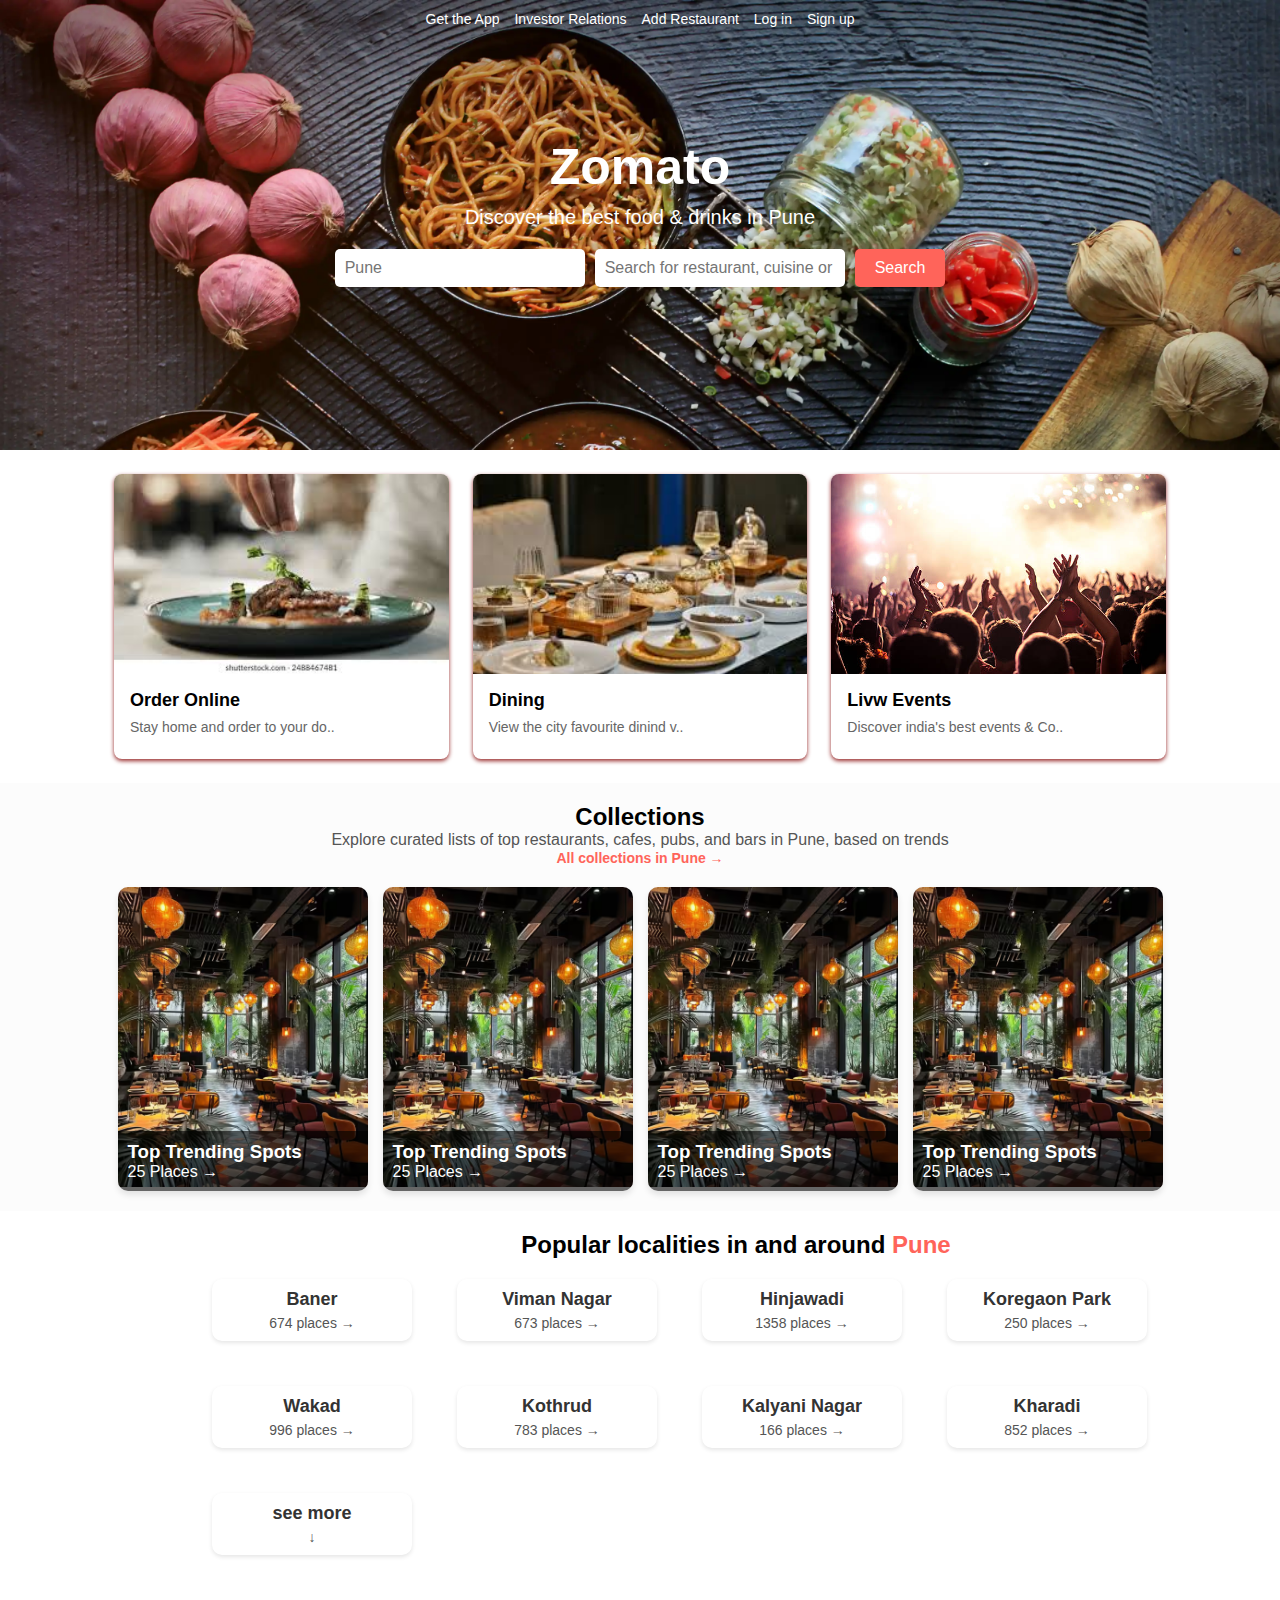
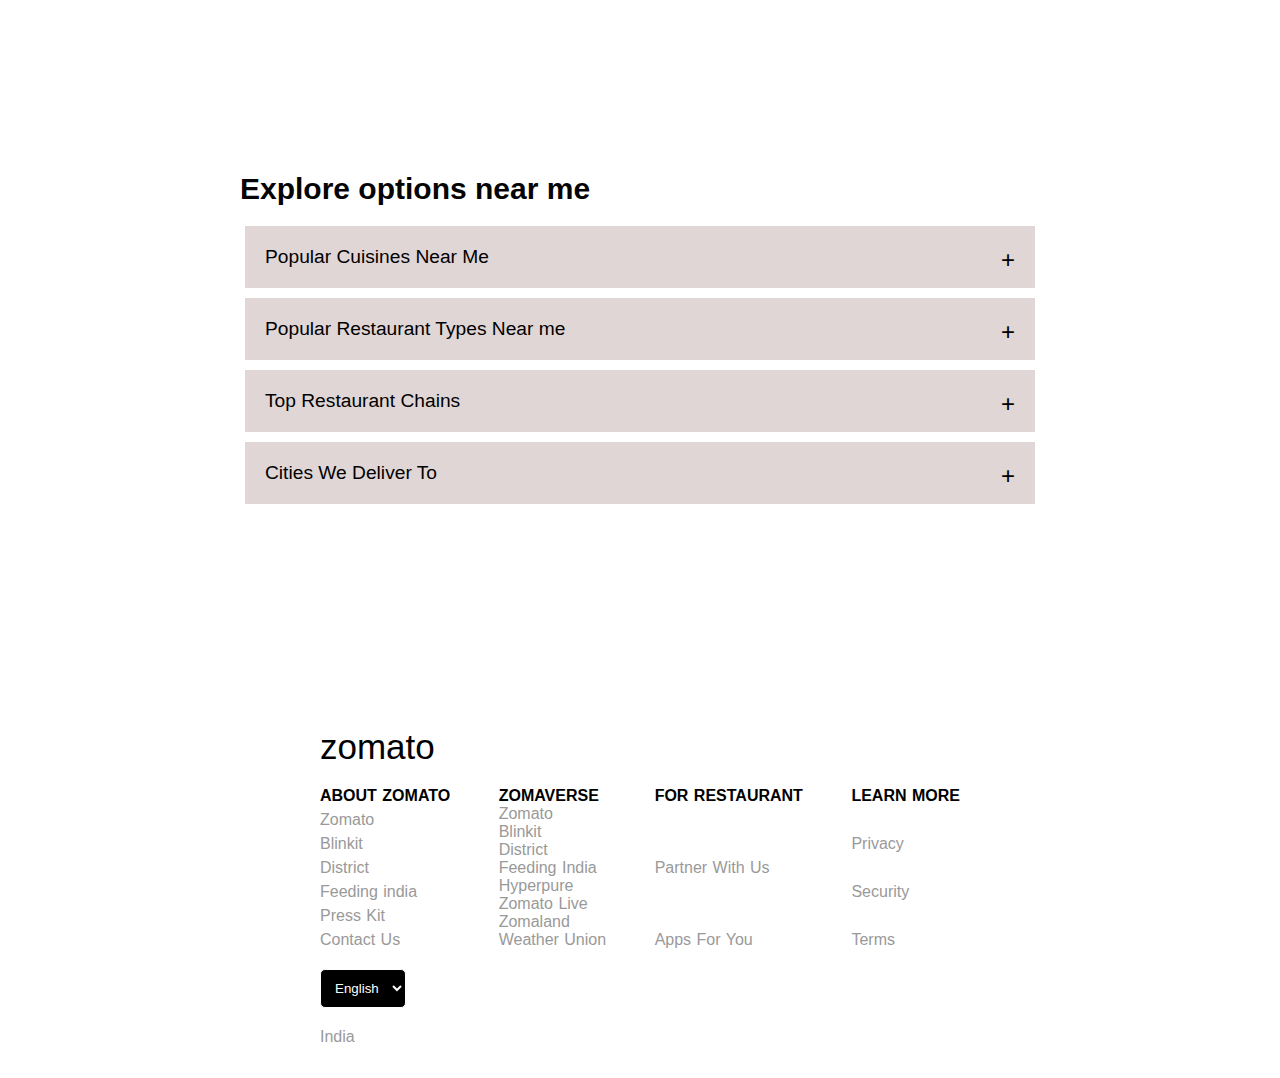
<file: .dist/index.html>
<!DOCTYPE html>
<html lang="en">
<head>
    <meta charset="UTF-8">
    <meta name="viewport" content="width=device-width, initial-scale=1.0">
    <title>Zomato Clone</title>
    <link rel="stylesheet" href="index.css">
</head>
<body>
    <div class="nav-section">
      <!--  <img src="/img/background-img.jpeg" alt="Background-img" width="100%" height="450">--> 
        <nav class="navbar">
            <ul>
                <li id="get_the_app"><a href="#">Get the App</a></li>
                <li><a href="#">Investor Relations</a></li>
                <li><a href="#">Add Restaurant</a></li>
                <li><a href="#">Log in</a></li>
                <li><a href="#">Sign up</a></li>
            </ul>
        </nav>
        <div class="nav-content">
            <h1>Zomato</h1>
            <p>Discover the best food & drinks in Pune</p>
            <div class="search-bar">
                <input type="text" placeholder="Pune">
                <input type="text" placeholder="Search for restaurant, cuisine or a dish">
                <button>Search</button>
            </div>
        </div>
    </div>

    <!-------------->

    <div class="restaurant-grid">
        <div class="restaurant-card">
            <div class="restaurant-image">
                <img src="/img/order.jpeg" alt="Restaurant 1" style="width: 100%; height: 100%; object-fit: cover;">
            </div>
            <div class="restaurant-details">
                <div class="restaurant-name">Order Online</div>
                <div class="cuisine">Stay home and order to your do..</div>
                <!-- <div class="rating">4.5 ★</div>
                <div class="price">₹1,200 for two</div> -->
            </div>
        </div>

        <div class="restaurant-card">
            <div class="restaurant-image">
                <img src="/img/dining.jpeg" alt="Restaurant 2" style="width: 100%; height: 100%; object-fit: cover;">
            </div>
            <div class="restaurant-details">
                <div class="restaurant-name">Dining</div>
                <div class="cuisine">View the city favourite dinind v..</div>
                <!-- <div class="rating">4.2 ★</div>
                <div class="price">₹800 for two</div> -->
            </div>
        </div>

        <div class="restaurant-card">
            <div class="restaurant-image">
                <img src="/img/event.jpg" alt="Restaurant 2" style="width: 100%; height: 100%; object-fit: cover;">
            </div>
            <div class="restaurant-details">
                <div class="restaurant-name">Livw Events</div>
                <div class="cuisine">Discover india's best events & Co..</div>
                <!-- <div class="rating">4.2 ★</div>
                <div class="price">₹800 for two</div> -->
            </div>
        </div>
   </div>

<!--*********-->

<div class="collection-section">
    <div class="collection-header">
        <h2>Collections</h2>
        <p>Explore curated lists of top restaurants, cafes, pubs, and bars in Pune, based on trends</p>
        <a href="#" class="view-all">All collections in Pune &rarr;</a>
    </div>
    
    <div class="collections-grid">
      <div class="collection-card">
            <img src="/img/CollectionCard-1.avif" alt="Top Trending Spots">
            <div class="card-content">
                <h3>Top Trending Spots</h3>
                <p>25 Places &rarr;</p>
            </div>
        </div>

        <div class="collection-card">
            <img src="/img/CollectionCard-1.avif" alt="Newly Opened Places">
            <div class="card-content">
                <h3>Top Trending Spots</h3>
                <p>25 Places &rarr;</p>
            </div>
        </div>

        <div class="collection-card">
            <img src="/img/CollectionCard-1.avif" alt="Best Rooftop Places">
            <div class="card-content">
                <h3>Top Trending Spots</h3>
                <p>25 Places &rarr;</p>
            </div>
        </div>

        <div class="collection-card">
            <img src="/img/CollectionCard-1.avif" alt="Best Insta-worthy Places">
            <div class="card-content">
                <h3>Top Trending Spots</h3>
                <p>25 Places &rarr;</p>
            </div>
        </div>
    </div>
  </div>
  <!--   -->
  <section class="localities-section">
    <h2>Popular localities in and around <span>Pune</span></h2>
    <div class="localities-grid">
        <div class="locality-card">
            <h3>Baner</h3>
            <p>674 places &rarr;</p>
        </div>
        <div class="locality-card">
            <h3>Viman Nagar</h3>
            <p>673 places &rarr;</p>
        </div>
        <div class="locality-card">
            <h3>Hinjawadi</h3>
            <p>1358 places &rarr;</p>
        </div>
        <div class="locality-card">
            <h3>Koregaon Park</h3>
            <p>250 places &rarr;</p>
        </div>
        <div class="locality-card">
            <h3>Wakad</h3>
            <p>996 places &rarr;</p>
        </div>
        <div class="locality-card">
            <h3>Kothrud</h3>
            <p>783 places &rarr;</p>
        </div>
        <div class="locality-card">
            <h3>Kalyani Nagar</h3>
            <p>166 places &rarr;</p>
        </div>
        <div class="locality-card">
            <h3>Kharadi</h3>
            <p>852 places &rarr;</p>
        </div>
        <div class="locality-card">
            <h3>see more</h3>
            <p>&darr;</p>
        </div>
    </div>
</section>
  <!--     -->
  <section class="faquently">
    <div class="faq-section">
        <h1>Explore options near me</h1>
      <div class="faq">

        <div class="faq-item"> 
            <button class="faq-question">Popular Cuisines Near Me</button>
            <div class="faq-answer">
                <p>Beverages near meBiryani near meBurger near meChinese near meCoffee near meDesserts near meIce Cream near meKebab near meMaharashtrian near meMomos near meMughlai near meNorth Indian near mePizza near meRolls near meSandwich near meSeafood near meShake near meSichuan near meSouth Indian near meStreet near me.</p>
                <p>You can watch as much as you want, whenever you want, without a single ad – all for one low monthly price. There's always something new to discover, and new TV shows and movies are added every week!</p>
            </div>
        </div>

            <div class="faq-item">
                <button class="faq-question">Popular Restaurant Types Near me</button>
                <div class="faq-answer">
                    <p>Netflix offers different plans to suit your needs. Plans start at ₹149 per month. No extra costs, no contracts.</p>
                </div>
            </div> 

            <div class="faq-item">
                <button class="faq-question">Top Restaurant Chains</button>
                <div class="faq-answer">
                    <p>Watch anywhere, anytime. Sign in with your Netflix account to watch instantly on the web at netflix.com from your personal computer or on any internet-connected device that offers the Netflix app.</p>
                </div>
            </div>

            <div class="faq-item">
                <button class="faq-question">Cities We Deliver To</button>
                <div class="faq-answer">
                    <p>Netflix is flexible. There are no contracts and no cancellation fees. You can easily cancel your account online with two clicks.</p>
                </div>
            </div>
        </div>
    </section>
<!-- -->
  <footer>
    <div class="footer-links-1">
        <p>zomato</p>  
    </div>
  
    <div class="footer-links-2">
        <div class="column">
            <a href="#" ><b>ABOUT ZOMATO</b></a>
            <a href="#">Zomato</a>
            <a href="#">Blinkit</a>
            <a href="#">District</a>
            <a href="#">Feeding india</a>
            <a href="#">Press Kit</a>
            <a href="#">Contact Us</a>
        </div>
  
        <div class="column">
            <a href="#"><b>ZOMAVERSE</b></a>
            <a href="#">Zomato</a>
            <a href="#">Blinkit</a>
            <a href="#">District</a>
            <a href="#">Feeding India</a>
            <a href="#">Hyperpure</a>
            <a href="#">Zomato Live</a>
            <a href="#">Zomaland</a>
            <a href="#">Weather Union</a>
        </div>
    
        <div class="column">
            <a href="#"><b>FOR RESTAURANT</b></a>
            <a href="#">Partner With Us</a>
            <a href="#"> Apps For You</a>
        </div>
          
        <div class="column">
            <a href="#"><b>LEARN MORE</b></a>
            <a href="#">Privacy</a>
            <a href="#">Security</a>
            <a href="#">Terms</a>
        </div>
     </div>
  
     <div class="language-selector">
        <select>
            <option>English</option>
            <option>Hindi</option>
            <option>Tamil</option>
            <option>Telugu</option>
        </select>
    </div>
  
    <div class="country">
        <p> India</p>
    </div>
  
  </footer>

</body>
</html>
</file>
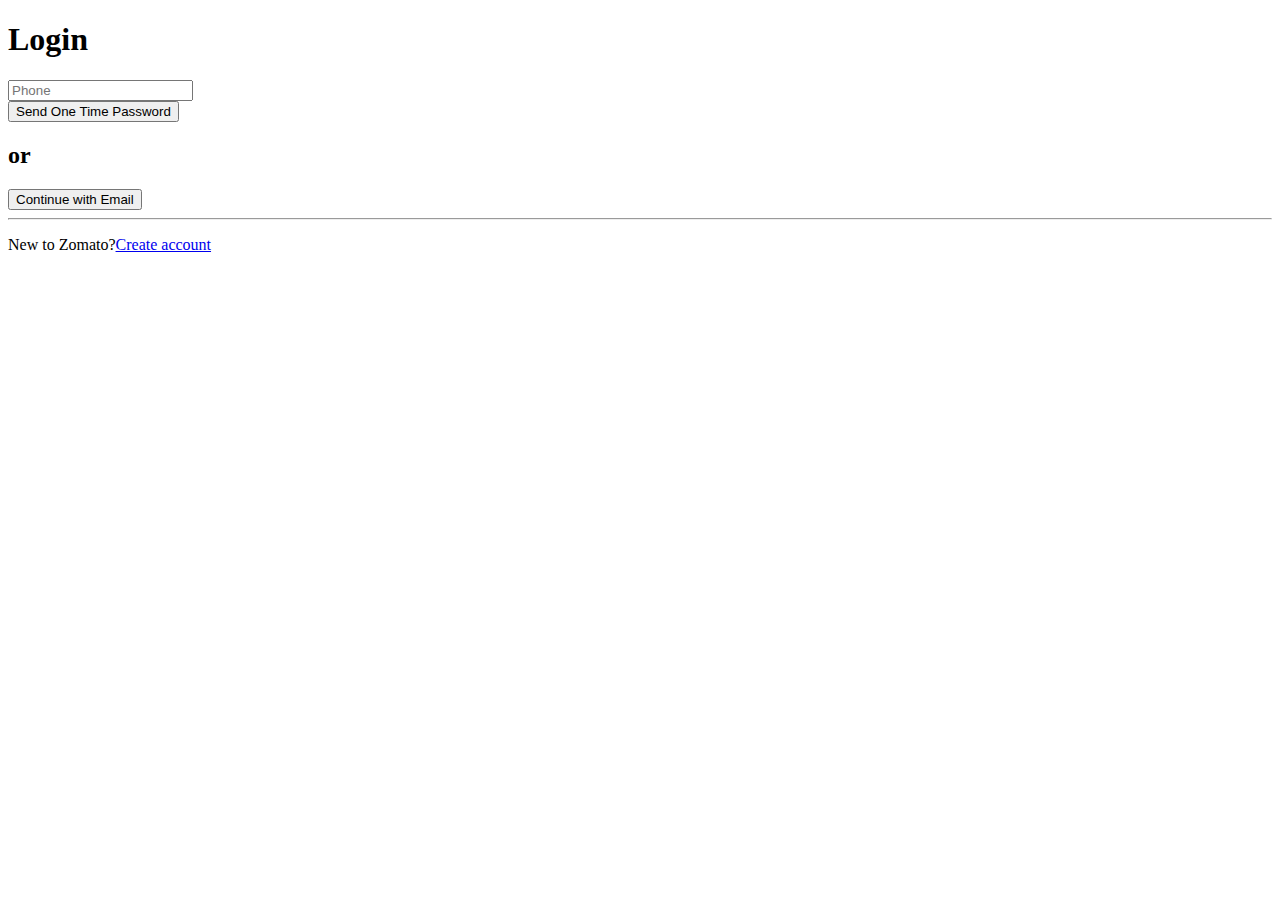
<file: .dist/log_in.html>
<!DOCTYPE html>
<html lang="en">
<head>
    <meta charset="UTF-8">
    <meta name="viewport" content="width=device-width, initial-scale=1.0">
    <title>Log In</title>
</head>
<body>
    
    <div class="container">
        <div class="login-box">
            <div class="header">
                <h1>Login</h1>
            </div>
           
       

        <form action="index.html">
            <input type="number" placeholder="Phone"><br>

            <button class="otp-btn">Send One Time Password </button><br>

            <h2>or</h2>

            <button class="emai-btn">Continue with Email</button>
              
             <div class="icon-google">
                      <i></i>
             </div>

            <hr>

            <p>New to Zomato?<a href="Sign_up.html">Create account</a></p>

        </form>
    </div>
    </div>
</body>
</html>
</file>
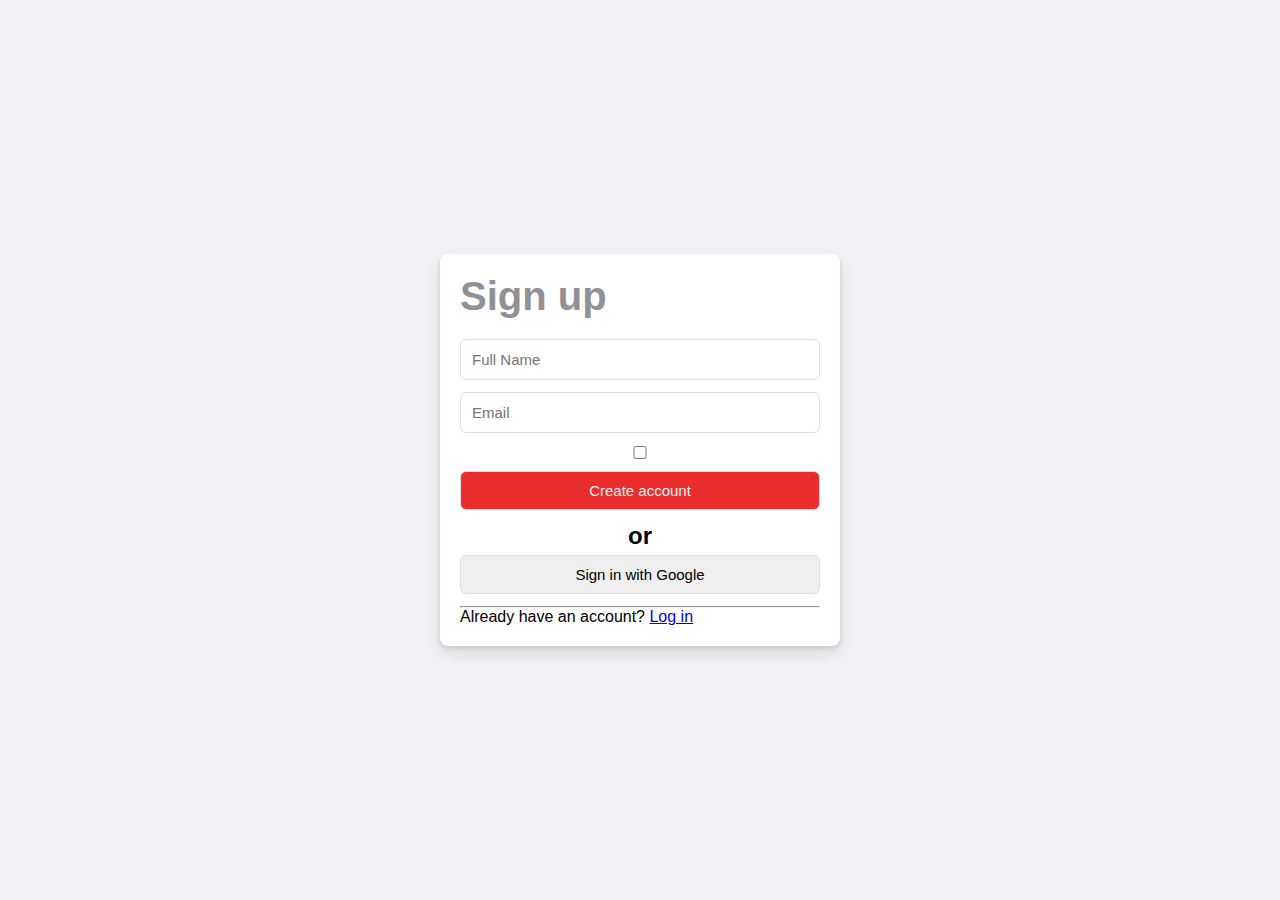
<file: .dist/Sign_up.html>
<!DOCTYPE html>
<html lang="en">
<head>
    <meta charset="UTF-8">
    <meta name="viewport" content="width=device-width, initial-scale=1.0">
    <title>Sign up</title>
    <link rel="stylesheet" href="Sign_up.css">
</head>
<body>

    <div class="container">
        <div class="signup-box">
        <div class="header">
            <h1> Sign up</h1>
        </div>
        
        <form action="">
         
       <div class="name-group">
        <input type="text" placeholder="Full Name"><br>
        <input type="text" placeholder="Email"><br>
       </div>
        
        <input type="checkbox"> <br>

        <button class="create-acc">Create account</button>
        <h2>or</h2>
        <button class="in-google">Sign in with Google</button>

        <hr>

        <p class="login-link"> Already have an account? <a href="log_in.html">Log in</a></p>




       </form>
    </div>
</div>

</body>
</html>
</file>
<file: .dist/index.css>
* {
    margin: 0;
    padding: 0;
    box-sizing: border-box;
}

body
 {
    font-family: Arial, sans-serif;
}

.nav-section {
    background: url('/img/background-zo.png');
    background-repeat: no-repeat;
    background-size: cover;
    height: 450px;
    width: 100%;
    color: white;
    flex-direction: column;
    justify-content: space-between;
}

.navbar {
    display: flex;
    justify-content:center ;
    padding: 10px 20px;
}

.navbar ul {
    list-style: none;
    margin: 0;
    padding: 0;
    display: flex;
    gap: 15px;
}

.navbar ul li a {
    text-decoration: none;
    color: white;
    font-size: 14px;
}

.nav-content {
    text-align: center;
    margin-top: 100px;
}

.nav-content h1 {
    font-size: 50px;
    font-weight: bold;
    margin: 0;
}

.nav-content p {
    font-size: 20px;
    margin: 10px 0;
}

.search-bar {
    display: flex;
    justify-content: center;
    gap: 10px;
    margin-top: 20px;
}

.search-bar input[type="text"] {
    padding: 10px;
    font-size: 16px;
    width: 250px;
    border: none;
    border-radius: 5px;
}

.search-bar button {
    padding: 10px 20px;
    font-size: 16px;
    background-color: #ff645a;
    color: white;
    border: none;
    border-radius: 5px;
    cursor: pointer;
}

.search-bar button:hover {
    background-color: #e55350;
}

/*---------------------------*/
.restaurant-grid {
    max-width: 1100px;
    margin: 0 auto;
    display: grid;
    grid-template-columns: repeat(auto-fill, minmax(300px, 1fr));
    gap: 24px;
    padding: 24px;
    
}

.restaurant-card {
    background: white;
    border-radius: 8px;
    overflow: hidden;
    box-shadow: 0 2px 4px rgba(150, 39, 39, 0.982);
    transition: transform 0.2s;
}

.restaurant-card:hover {
    transform: translateY(-4px);
}

.restaurant-image {
    width: 100%;
    height: 200px;
    background-color: #f0f0f0;
    position: relative;
    overflow: hidden;
}

.restaurant-details {
    padding: 16px;
}

.restaurant-name {
    font-size: 18px;
    font-weight: 600;
    margin-bottom: 8px;
}

.cuisine {
    color: #666;
    font-size: 14px;
    margin-bottom: 8px;
}

/* .rating {
    background-color: #267e3e;
    color: white;
    padding: 4px 8px;
    border-radius: 4px;
    display: inline-block;
    font-size: 14px;
    margin-bottom: 8px;
}

.price {
    color: #666;
    font-size: 14px;
} */

/*-----------------------*/

.collection-section {
    padding: 20px;
    background-color: rgb(252, 252, 252);
    text-align: center;
    margin: auto;
}

.collection-header {
    margin-bottom: 20px;
}

.collection-header h2 {
    font-size: 24px;
    margin: 0;
}

.collection-header p {
    font-size: 16px;
    color: #555;
}

.collection-header .view-all {
    font-size: 14px;
    color: #ff645a;
    text-decoration: none;
    font-weight: bold;
}

.collections-grid {
    display: flex;
    justify-content: center;
    flex-wrap: wrap;
    gap: 15px;
}

.collection-card {
    width: 250px;
    border-radius: 10px;
    overflow: hidden;
    box-shadow: 0 4px 6px rgba(0, 0, 0, 0.1);
    background-color: white;
    text-align: left;
    position: relative;
}

.collection-card img {
    width: 100%;
    height: 300px;
    object-fit: cover;
}

.card-content {
    padding: 10px;
    background-color: rgba(0, 0, 0, 0.6);
    color: white;
    position: absolute;
    box-sizing: border-box;
    width: 100%;
    bottom: 0;
}
/************************/

.localities-section {
    padding: 20px;
    text-align: center;
    margin-left: 15% ;

}

.localities-section h2 {
    font-size: 24px;
    margin-bottom: 20px;
}

.localities-section h2 span {
    color: #ff645a;
}

.localities-grid {
    display: flex;
    flex-wrap: wrap;
    /* grid-template-columns: repeat(auto-fit, minmax(200px, 2fr)); */
    gap: 45px;
    justify-items: center;
}

.locality-card {
    background-color: white;
    border-radius: 10px;
    box-shadow: 0 2px 4px rgba(0, 0, 0, 0.1);
    width: 200px;
    padding: 10px;
    text-align: center;
}

.locality-card h3 {
    margin: 0;
    font-size: 18px;
    color: #333;
}

.locality-card p {
    margin: 5px 0 0;
    font-size: 14px;
    color: #555;
}

.locality-card p:hover {
    color: #ff645a;
    cursor: pointer;
}
/***************************/
.faquently {
    font-family: Arial, sans-serif;
    background-color: #ffffff;
    color: rgb(4, 4, 4);
    display: flex;
    justify-content: center;
    align-items: center;
    height: 80vh;
    
    
}

.faq-section {
    width: 100%;
    max-width: 800px;
    /* padding: 20px; */

}

.faq-section h1 {
    
    margin-top: 1rem ;
    margin-bottom: 20px;
    font-size: 30px;
}

.faq {
    /* border: 1px solid #333; */
    margin: 5px;
    
}

.faq-item {
    /* border-bottom: 1px solid #333; */
    margin: 10px 0;

}

.faq-item:last-child {
    border-bottom: none;
}

.faq-question {
    width: 100%;
    text-align: left;
    padding: 20px;
    font-size: 1.2rem;
    color: black;
    background-color: #e0d6d6;
    cursor: pointer;
    position: relative;
    padding: 20px;
    border: none;
    transition: background-color 0.3s;
}

.faq-question:after {
    content: '+';
    position: absolute;
    right: 20px;
    font-size: 1.5rem;
}

.faq-answer {
    display: none;
    padding: 20px;
    background-color: #222;
}

.faq-question:hover {
    background-color: #32272753;
}

.faq-question.active:after {
    content: '-';
}

/*-------------------*/

footer {
    
    background-color: white;
    padding: 2rem 20rem;
    justify-content: flex-start;
    text-align: left;
    align-items: flex-start;
}

.footer-links-1 {
   
    margin-bottom: 20px;
    align-self: flex-start;
}

.footer-links-1 p {
    color: #000000;
    font-size: 35px;
    text-decoration: none;
}   

.footer-links-2 {
    display: flex;
    justify-content: space-between;
    margin-bottom: 20px;
}

.footer-links-2 div {
    display: flex;
    flex-direction: column;
    align-items: flex-start;
    
}

.footer-links-2 b {
    color: black;
}

.footer-links-2 a {
    color: #999;
    text-decoration: none;
    
}

.footer-links-2 a:hover {
    text-decoration: underline;
}

.column {
    word-spacing: 1px;
    justify-content: space-between;
} 

.language-selector {
    text-align: left;
    margin-bottom: 20px;
}

.language-selector select {
    background-color: #000;
    color: #fff;
    padding: 10px;
    border: 1px solid #fff;
    border-radius: 5px;
}

.country {
    text-align: left;
    position: initial;
    color: #999;
}
</file>
<file: .dist/Sign_up.css>
* {
    margin: 0;
    padding: 0;
    box-sizing: border-box;
    font-family: Helvetica, Arial, sans-serif;
}

body {
        background-color: #f0f2f5;
        display: flex;
        justify-content: center;
        align-items: center;
        padding: 20px;
        min-height: 100vh;
    }

   .container {
      max-width:400px ;
      width: 100%;
   } 

   .signup-box {
    background-color: white;
    border-radius: 8px;
    padding: 20px;
    box-shadow: 0 2px 4px rgba(0, 0, 0, .1), 0 8px 16px rgba(0, 0, 0, .1);
}

.header {
    text-align: left;
    margin-bottom: 20px;
}

h1 {
    color: #8f9194;
    font-size: 40px;
    margin-bottom: 10px;
}



input {
    width: 100%;
    padding: 11px;
    font-size: 15px;
    border: 1px solid #dddfe2;
    border-radius: 6px;
    margin-bottom: 12px;
}

.create-acc {
    width: 100%;
    background-color: rgb(234, 45, 45);
    padding: 10px;
    color: #f0f2f5;
    font-size: 15px;
    border: 1px solid #dddfe2;
    border-radius: 6px;
    margin-bottom: 12px;
    cursor: pointer;
}

h2 {
    text-align: center;
    margin-bottom: 5px;
}

.in-google {
    width: 100%;
    padding: 10px;
    
    font-size: 15px;
    border: 1px solid #dddfe2;
    border-radius: 6px;
    margin-bottom: 12px;
    cursor: pointer;
}
</file>
